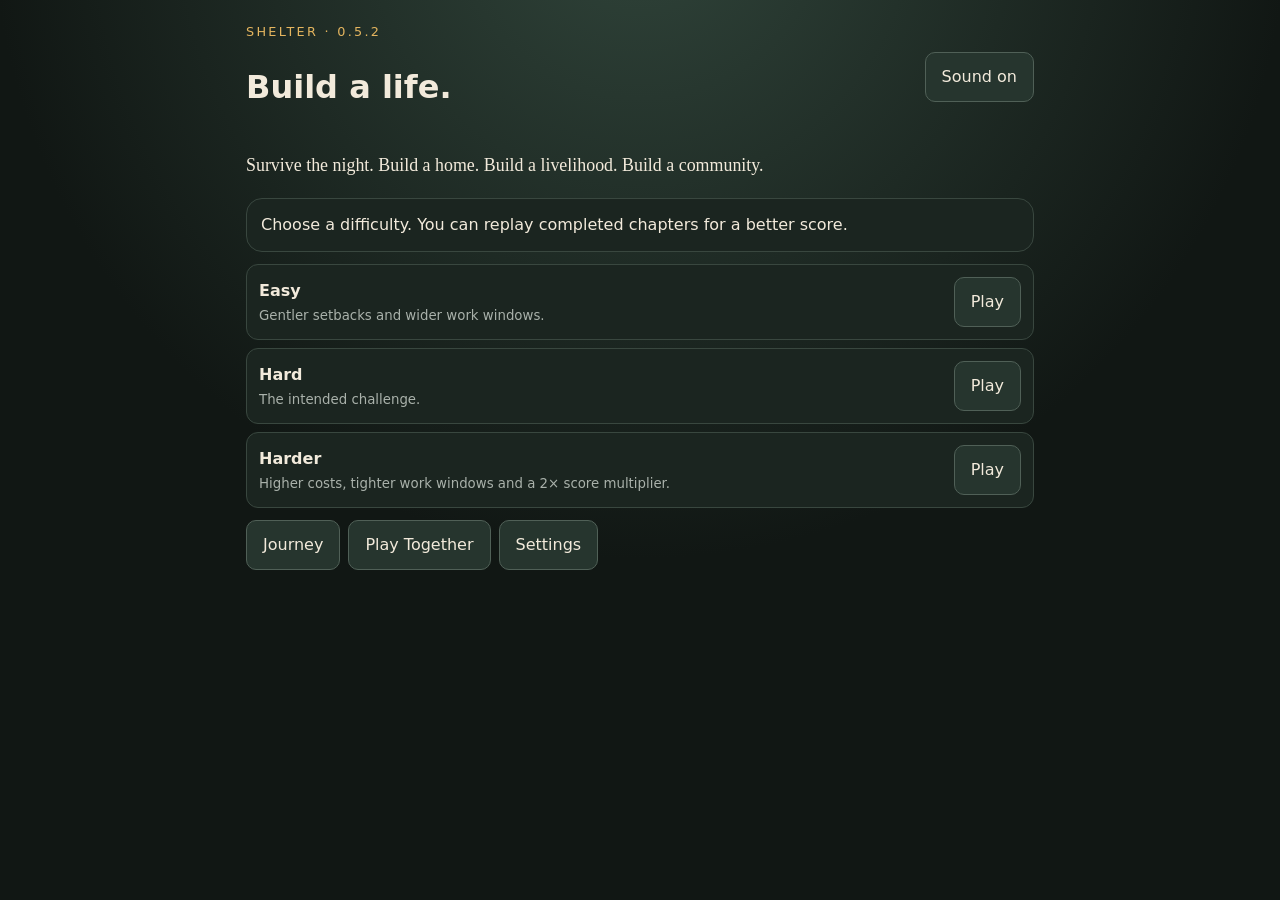
<file: game/index.html>
<!doctype html><html lang="en"><head><meta charset="utf-8"><meta name="viewport" content="width=device-width,initial-scale=1,viewport-fit=cover"><meta name="theme-color" content="#15201d"><title>SHELTER</title><link rel="stylesheet" href="css/style.css"></head><body><div id="app"></div><div id="toast" aria-live="polite"></div><script src="js/data.js"></script><script src="js/events.js"></script><script src="js/rng.js"></script><script src="js/state.js"></script><script src="js/loop.js"></script><script src="js/players.js"></script><script src="js/save.js"></script><script src="js/audio.js"></script><script src="js/dialogue.js"></script><script src="js/archive.js"></script><script src="js/input.js"></script><script src="js/mp.js"></script><script src="js/sim.js"></script><script src="js/tests.js"></script><script src="js/safety.js"></script><script src="js/debug.js"></script><script src="js/game.js"></script><script src="js/boot.js"></script></body></html>
</file>
<file: game/css/style.css>
:root{--bg:#111714;--panel:#1b2520;--panel2:#223029;--ink:#f2eadb;--mute:#a9b1aa;--amber:#e4b55f;--good:#72b987;--bad:#d56b58;--line:#39473f;--shadow:0 14px 35px #0007}*{box-sizing:border-box}body{margin:0;background:radial-gradient(circle at 50% -10%,#30443a,var(--bg) 55%);color:var(--ink);font:16px/1.5 system-ui,-apple-system,Segoe UI,sans-serif;min-height:100vh}button,input{font:inherit}button{background:#26352e;color:var(--ink);border:1px solid #506057;border-radius:10px;padding:12px 16px;min-height:46px;cursor:pointer}button:hover{border-color:var(--amber);transform:translateY(-1px)}button:disabled{opacity:.45;cursor:not-allowed;transform:none}.p{background:var(--amber);color:#1a1711;border-color:var(--amber);font-weight:700}.wrap{max-width:820px;margin:auto;padding:22px 16px 50px}.brand{letter-spacing:.18em;color:var(--amber);font-size:.8rem}.story{font-family:Georgia,serif;font-size:1.12rem;line-height:1.7}.scene{border:1px solid var(--line);border-radius:16px;overflow:hidden;box-shadow:var(--shadow);margin:16px 0}.scene svg{display:block;width:100%;height:auto;min-height:220px}.stats{display:flex;flex-wrap:wrap;gap:8px;margin:12px 0}.stats span,.pill{background:var(--panel);border:1px solid var(--line);border-radius:999px;padding:6px 10px}.bar,.meter{height:20px;background:#0b0f0d;border:1px solid var(--line);border-radius:99px;position:relative;overflow:hidden}.bar i{display:block;height:100%}.task{display:flex;align-items:center;justify-content:space-between;gap:12px;background:var(--panel);border:1px solid var(--line);border-radius:12px;padding:12px;margin:8px 0}.task small{display:block;color:var(--mute);margin-top:3px}.done{opacity:.6}.row{display:flex;gap:8px;flex-wrap:wrap;margin:12px 0}.meter{height:28px;margin:12px 0}.zone{position:absolute;top:0;bottom:0;background:#597b5e}.mk{position:absolute;top:0;bottom:0;width:4px;background:var(--amber);box-shadow:0 0 8px #fff8}.panel{background:var(--panel);border:1px solid var(--line);border-radius:16px;padding:14px;margin:12px 0}.grid{display:grid;grid-template-columns:repeat(auto-fit,minmax(170px,1fr));gap:10px}.log{min-height:44px;color:var(--mute);padding:10px 2px}.pop{position:fixed;left:50%;bottom:28px;transform:translateX(-50%);background:#101510ee;border:1px solid var(--amber);padding:10px 16px;border-radius:999px;z-index:100}.top{display:flex;justify-content:space-between;align-items:center;gap:12px}.danger{color:var(--bad)}.good{color:var(--good)}label.task{cursor:pointer}input[type=range]{accent-color:var(--amber)}@media(max-width:560px){.wrap{padding:14px 11px 40px}.scene svg{min-height:170px}.task{align-items:flex-start}button{padding:11px 13px}}
@media(prefers-reduced-motion:reduce){*{scroll-behavior:auto!important;transition:none!important}}
</file>
<file: web/css/style.css>
:root{--bg:#111714;--panel:#1b2520;--panel2:#223029;--ink:#f2eadb;--mute:#a9b1aa;--amber:#e4b55f;--good:#72b987;--bad:#d56b58;--line:#39473f;--shadow:0 14px 35px #0007}*{box-sizing:border-box}body{margin:0;background:radial-gradient(circle at 50% -10%,#30443a,var(--bg) 55%);color:var(--ink);font:16px/1.5 system-ui,-apple-system,Segoe UI,sans-serif;min-height:100vh}button,input{font:inherit}button{background:#26352e;color:var(--ink);border:1px solid #506057;border-radius:10px;padding:12px 16px;min-height:46px;cursor:pointer}button:hover{border-color:var(--amber);transform:translateY(-1px)}button:disabled{opacity:.45;cursor:not-allowed;transform:none}.p{background:var(--amber);color:#1a1711;border-color:var(--amber);font-weight:700}.wrap{max-width:820px;margin:auto;padding:22px 16px 50px}.brand{letter-spacing:.18em;color:var(--amber);font-size:.8rem}.story{font-family:Georgia,serif;font-size:1.12rem;line-height:1.7}.scene{border:1px solid var(--line);border-radius:16px;overflow:hidden;box-shadow:var(--shadow);margin:16px 0}.scene svg{display:block;width:100%;height:auto;min-height:220px}.stats{display:flex;flex-wrap:wrap;gap:8px;margin:12px 0}.stats span,.pill{background:var(--panel);border:1px solid var(--line);border-radius:999px;padding:6px 10px}.bar,.meter{height:20px;background:#0b0f0d;border:1px solid var(--line);border-radius:99px;position:relative;overflow:hidden}.bar i{display:block;height:100%}.task{display:flex;align-items:center;justify-content:space-between;gap:12px;background:var(--panel);border:1px solid var(--line);border-radius:12px;padding:12px;margin:8px 0}.task small{display:block;color:var(--mute);margin-top:3px}.done{opacity:.6}.row{display:flex;gap:8px;flex-wrap:wrap;margin:12px 0}.meter{height:28px;margin:12px 0}.zone{position:absolute;top:0;bottom:0;background:#597b5e}.mk{position:absolute;top:0;bottom:0;width:4px;background:var(--amber);box-shadow:0 0 8px #fff8}.panel{background:var(--panel);border:1px solid var(--line);border-radius:16px;padding:14px;margin:12px 0}.grid{display:grid;grid-template-columns:repeat(auto-fit,minmax(170px,1fr));gap:10px}.log{min-height:44px;color:var(--mute);padding:10px 2px}.pop{position:fixed;left:50%;bottom:28px;transform:translateX(-50%);background:#101510ee;border:1px solid var(--amber);padding:10px 16px;border-radius:999px;z-index:100}.top{display:flex;justify-content:space-between;align-items:center;gap:12px}.danger{color:var(--bad)}.good{color:var(--good)}label.task{cursor:pointer}input[type=range]{accent-color:var(--amber)}@media(max-width:560px){.wrap{padding:14px 11px 40px}.scene svg{min-height:170px}.task{align-items:flex-start}button{padding:11px 13px}}
@media(prefers-reduced-motion:reduce){*{scroll-behavior:auto!important;transition:none!important}}
</file>
